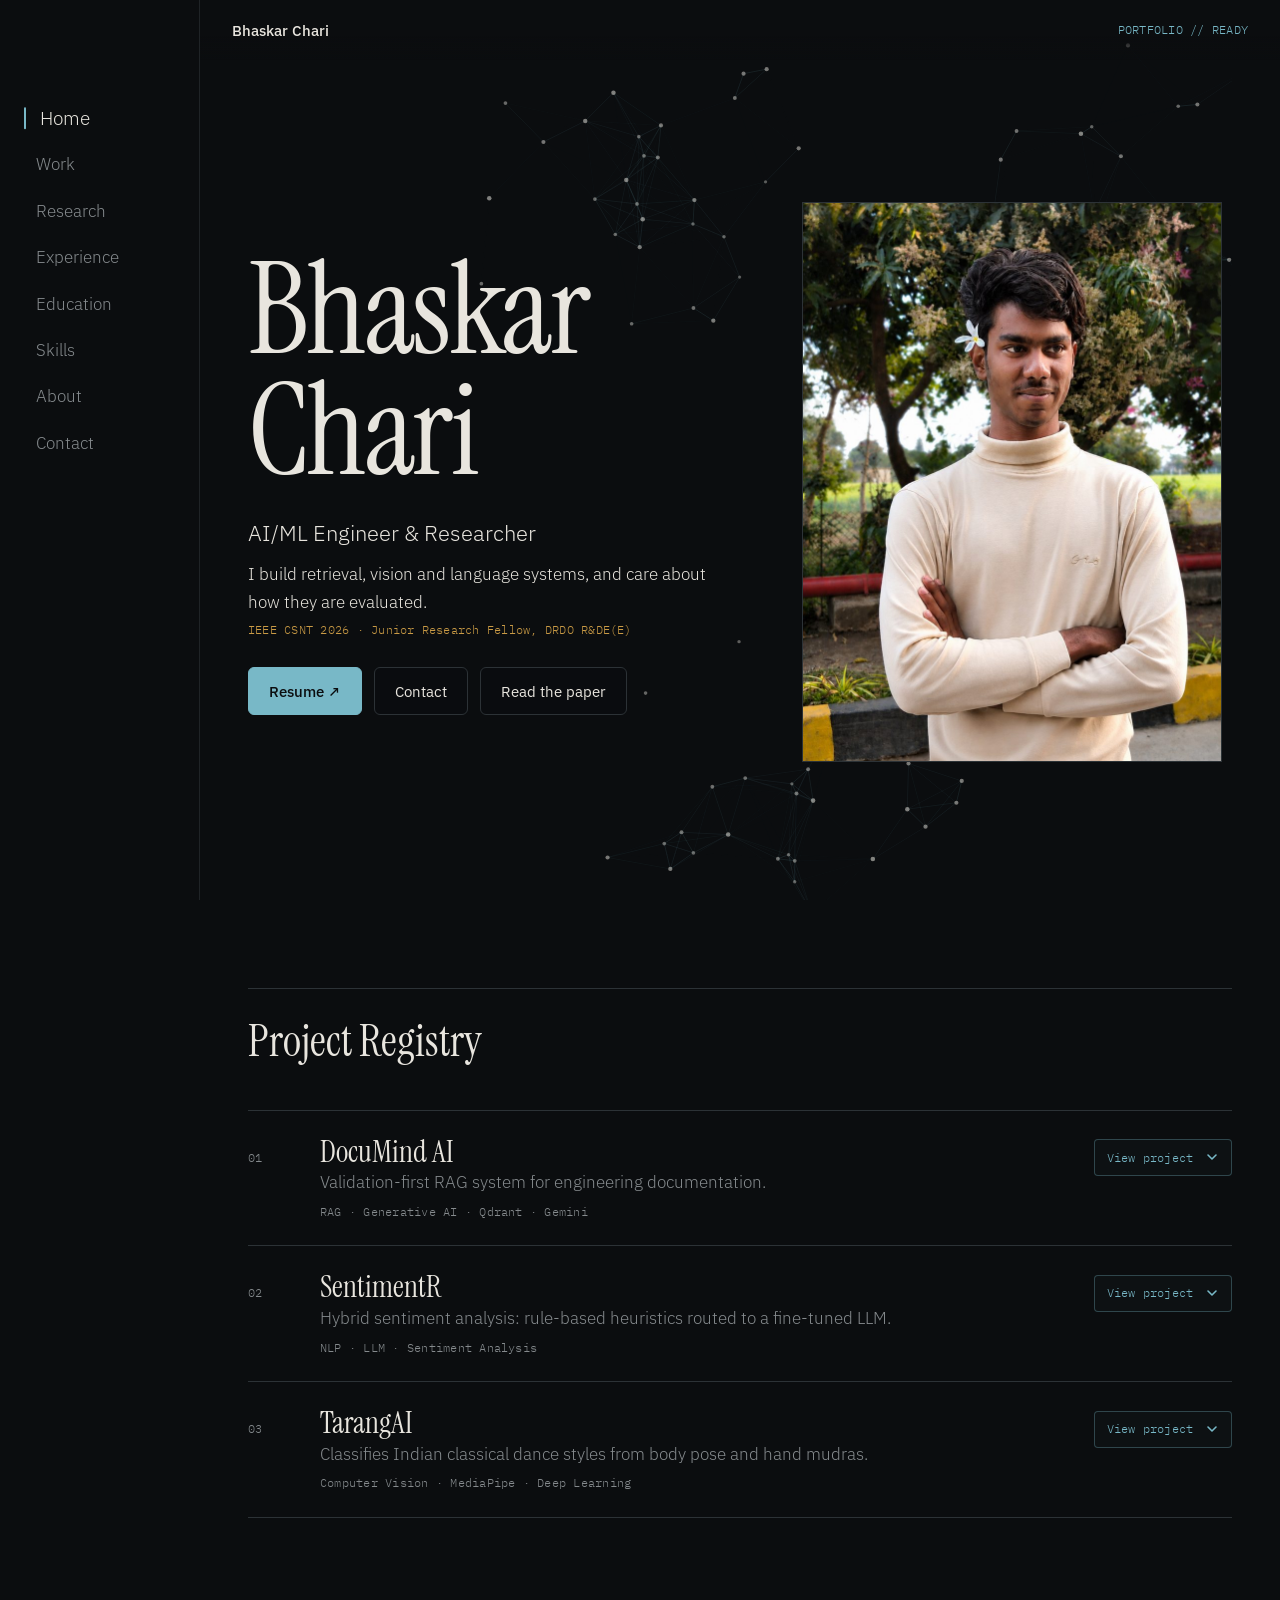
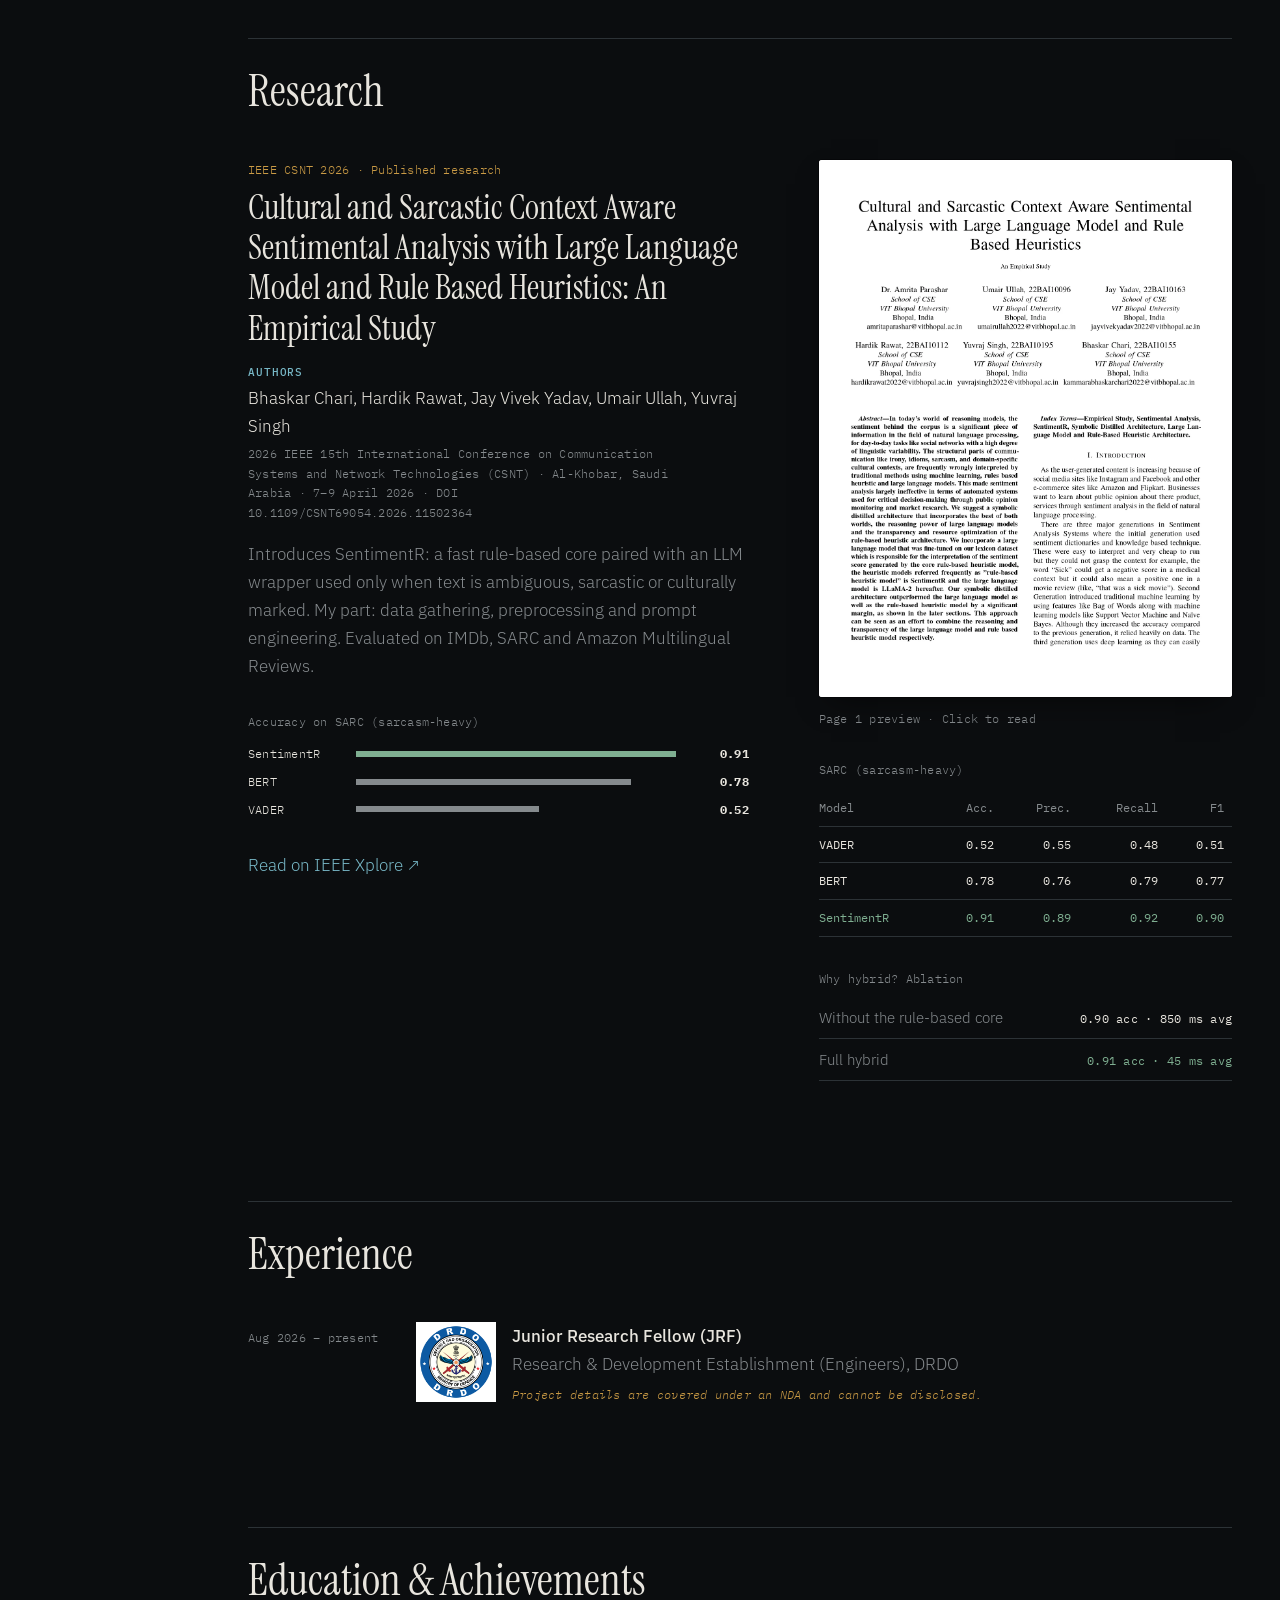
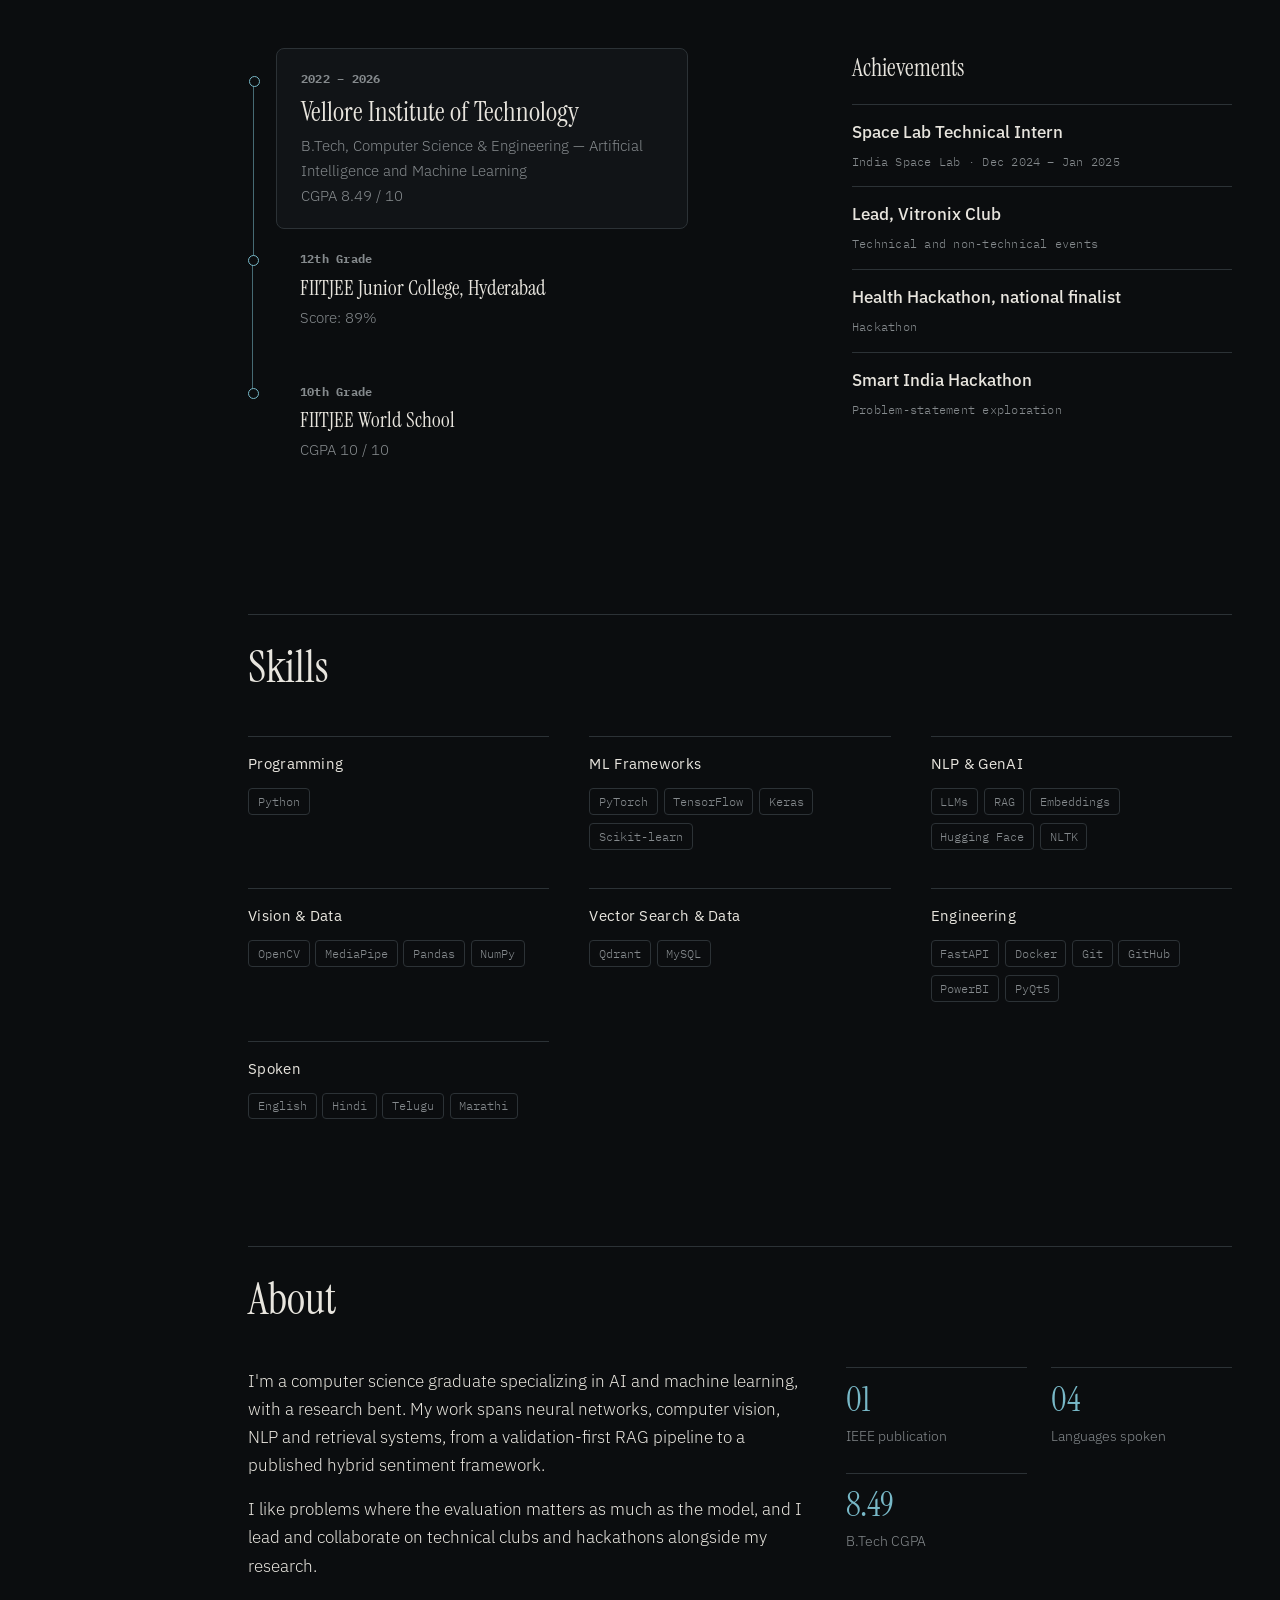
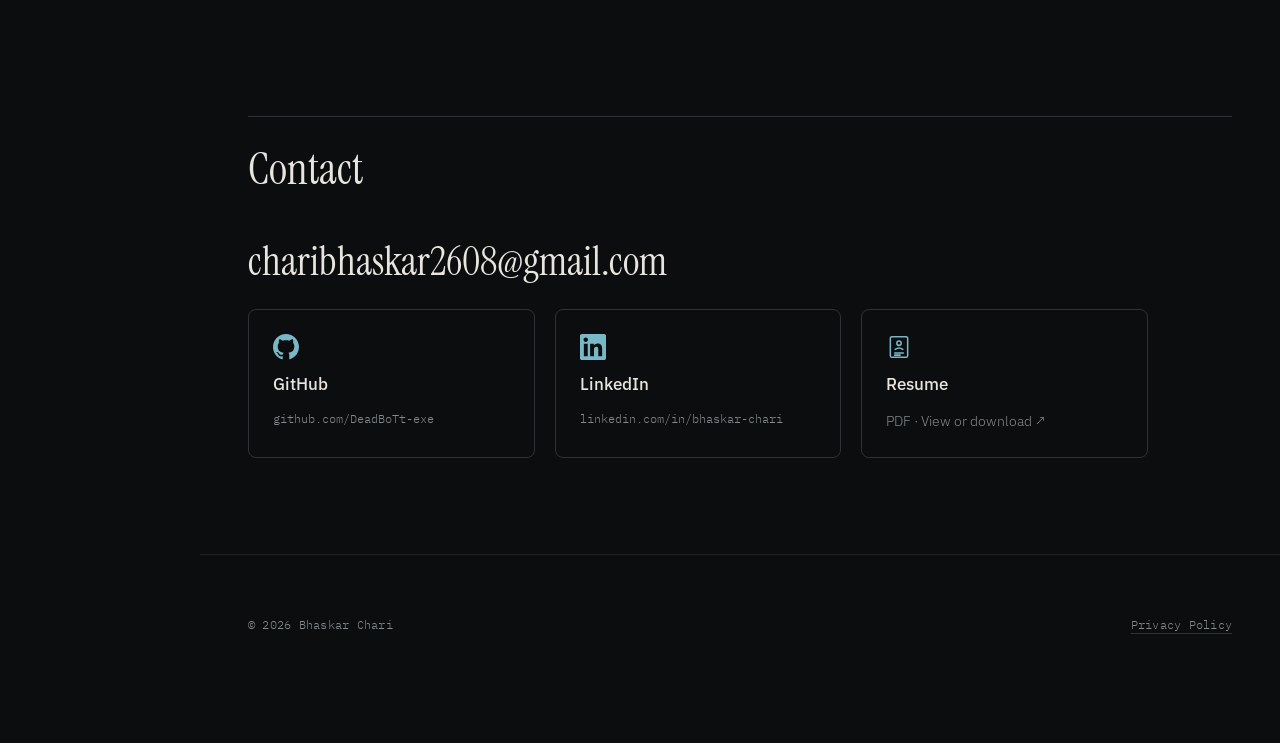
<file: index.html>
<!DOCTYPE html>
<html lang="en">
<head>
<meta charset="UTF-8">
<meta name="viewport" content="width=device-width, initial-scale=1">
<title>Bhaskar Chari — AI/ML Engineer & Researcher</title>
<meta name="description" content="Portfolio of Bhaskar Chari, AI/ML engineer and researcher: RAG systems, computer vision, NLP and applied research.">
<meta name="theme-color" content="#0B0D0F">
<link rel="preconnect" href="https://fonts.googleapis.com">
<link rel="preconnect" href="https://fonts.gstatic.com" crossorigin>
<link href="https://fonts.googleapis.com/css2?family=IBM+Plex+Mono:wght@400;500&family=IBM+Plex+Sans:wght@300;400;500&family=Instrument+Serif:ital@0;1&display=swap" rel="stylesheet">
<link rel="stylesheet" href="assets/css/style.css?v=12">
<link rel="icon" href="favicon.svg" type="image/svg+xml">
<link rel="icon" href="favicon.ico" sizes="48x48">
<link rel="apple-touch-icon" href="apple-touch-icon.png">
</head>
<body>
<a class="skip" href="#main">Skip to content</a>
<header class="top"><span class="brand">Bhaskar Chari</span><span id="status" class="mono" aria-hidden="true">PORTFOLIO // READY</span></header>
<nav class="rail" aria-label="Sections"><ol>
<li><a href="#home" aria-current="true">Home</a></li>
<li><a href="#work">Work</a></li>
<li><a href="#research">Research</a></li>
<li><a href="#experience">Experience</a></li>
<li><a href="#education">Education</a></li>
<li><a href="#skills">Skills</a></li>
<li><a href="#about">About</a></li>
<li><a href="#contact">Contact</a></li>
</ol></nav>
<main id="main">

<section id="home" class="hero" data-n="01">
<canvas id="net" aria-hidden="true"></canvas>
<div class="hero-grid">
<div class="hero-text">
<h1>Bhaskar Chari</h1>
<p class="role">AI/ML Engineer &amp; Researcher</p>
<p class="lede">I build retrieval, vision and language systems, and care about how they are evaluated.</p>
<p class="mono meta">IEEE CSNT 2026 · Junior Research Fellow, DRDO R&amp;DE(E)</p>
<div class="cta">
<a class="btn pri" href="./BhaskarChari_AIMLEngineer_Resume.pdf" target="_blank" rel="noopener">Resume ↗</a>
<a class="btn" href="#contact">Contact</a>
<a class="btn" href="#research">Read the paper</a>
</div>
</div>
<div class="hero-photo"><img src="assets/img/image3.jpg" alt="Portrait of Bhaskar Chari" width="840" height="1120" fetchpriority="high" decoding="async"></div>
</div>
</section>

<section id="work" data-n="02">
<div class="wrap">
<h2>Project Registry</h2>

<article class="rec" id="r1">
<button class="rh" aria-expanded="false" aria-controls="p1">
<span class="id mono">01</span>
<span class="rt"><strong>DocuMind AI</strong><em>Validation-first RAG system for engineering documentation.</em></span>
<span class="tg mono">RAG · Generative AI · Qdrant · Gemini</span>
<span class="ar mono"><span class="ar-label">View project</span><svg class="ar-icon" viewBox="0 0 16 16" aria-hidden="true"><path d="m4 6 4 4 4-4"/></svg></span>
</button>
<div class="rp" id="p1" hidden>
<ol class="pipe" aria-label="DocuMind pipeline">
<li style="--i:0"><span class="mono">Documents</span><small>Engineering documentation in</small></li>
<li style="--i:1"><span class="mono">Chunking</span><small>Split with metadata attached</small></li>
<li style="--i:2"><span class="mono">Embeddings</span><small>all-mpnet-base-v2</small></li>
<li style="--i:3"><span class="mono">Vector search</span><small>Qdrant, HNSW index</small></li>
<li style="--i:4"><span class="mono">Retrieval</span><small>Semantic top matches</small></li>
<li style="--i:5"><span class="mono">Confidence</span><small>0.7 × retrieval + 0.3 × coverage (up to 5 chunks)</small></li>
<li style="--i:6"><span class="mono">Generation</span><small>Gemini, grounded strictly in retrieved context</small></li>
<li style="--i:7"><span class="mono">Validation</span><small>Answer checked before it is returned</small></li>
</ol>
<ul class="notes">
<li>Chose RAG over fine-tuning so the knowledge base can change without retraining.</li>
<li>Pydantic schema validation, async programming, circuit-breaker and observability concepts.</li>
</ul>
<a class="ext" href="https://github.com/DeadBoTt-exe/DocuMind-AI" target="_blank" rel="noopener">Source on GitHub ↗</a>
</div>
</article>

<article class="rec" id="r3">
<button class="rh" aria-expanded="false" aria-controls="p3">
<span class="id mono">02</span>
<span class="rt"><strong>SentimentR</strong><em>Hybrid sentiment analysis: rule-based heuristics routed to a fine-tuned LLM.</em></span>
<span class="tg mono">NLP · LLM · Sentiment Analysis</span>
<span class="ar mono"><span class="ar-label">View project</span><svg class="ar-icon" viewBox="0 0 16 16" aria-hidden="true"><path d="m4 6 4 4 4-4"/></svg></span>
</button>
<div class="rp" id="p3" hidden>
<ol class="pipe" aria-label="SentimentR pipeline">
<li style="--i:0"><span class="mono">Input text</span><small>Review, comment or post</small></li>
<li style="--i:1"><span class="mono">Rule-based scoring</span><small>Enhanced VADER core</small></li>
<li style="--i:2"><span class="mono">Confidence check</span><small>Threshold τ = 0.75</small></li>
<li style="--i:3"><span class="mono">LLM path</span><small>Below threshold: QLoRA fine-tuned LLaMA-2-7b-chat, chain-of-thought</small></li>
<li style="--i:4"><span class="mono">Output</span><small>Sentiment label with confidence score</small></li>
</ol>
<ul class="notes">
<li>Enhanced VADER core handles explicit sentiment; ambiguous, sarcastic or culturally marked text goes to the LLM path.</li>
<li>Python SDK, CLI, FastAPI REST API and Streamlit app.</li>
<li>My part: data gathering, preprocessing and prompt engineering.</li>
</ul>
<a class="ext" href="#research">Read the paper ↓</a>
<a class="ext" href="https://github.com/DeadBoTt-exe/SentimentR" target="_blank" rel="noopener">Source on GitHub ↗</a>
</div>
</article>

<article class="rec" id="r2">
<button class="rh" aria-expanded="false" aria-controls="p2">
<span class="id mono">03</span>
<span class="rt"><strong>TarangAI</strong><em>Classifies Indian classical dance styles from body pose and hand mudras.</em></span>
<span class="tg mono">Computer Vision · MediaPipe · Deep Learning</span>
<span class="ar mono"><span class="ar-label">View project</span><svg class="ar-icon" viewBox="0 0 16 16" aria-hidden="true"><path d="m4 6 4 4 4-4"/></svg></span>
</button>
<div class="rp" id="p2" hidden>
<div class="fig">
<svg id="dancer" viewBox="0 0 320 280" role="img" aria-label="Pose-estimation schematic of a woman dancer in a Bharatanatyam stance: skeleton keypoints with joint-angle arcs over a faint silhouette, and a 21-point hand landmark inset showing a mudra">
<path d="M22 22 V10 H34" stroke="#C99A45" stroke-width="1.2" fill="none"/>
<path d="M188 22 V10 H176" stroke="#C99A45" stroke-width="1.2" fill="none"/>
<path d="M22 256 V268 H34" stroke="#C99A45" stroke-width="1.2" fill="none"/>
<path d="M188 256 V268 H176" stroke="#C99A45" stroke-width="1.2" fill="none"/>
<text x="26" y="22" fill="#C99A45" font-family="IBM Plex Mono,monospace" font-size="7" letter-spacing=".8">POSE</text>
<g stroke="#78B8C7" stroke-opacity=".42" stroke-width="1" fill="none" stroke-linecap="round" stroke-linejoin="round">
<ellipse cx="105" cy="40" rx="9.5" ry="11" transform="rotate(-5 105 40)"/>
<circle cx="95" cy="26" r="5.5"/>
<path d="M96 61 C98 64 100 66 105 66 C110 66 112 64 114 61"/>
<path d="M88 68 C93 80 96 94 94 108 C92 116 90 122 90 130"/><path d="M122 68 C117 80 114 94 116 108 C118 116 120 122 120 130"/>
<path d="M95 130 C80 146 66 162 64 186 C63 208 74 228 84 246"/><path d="M115 130 C130 146 146 162 148 186 C149 208 138 228 126 246"/>
<path d="M91 112 L119 112 C122 150 134 200 138 240 L131 248 L124 241 L117 248 L110 241 L105 248 L100 241 L93 248 L86 241 L79 248 L72 240 C76 200 88 150 91 112 Z"/>
</g>
<path d="M92 115 Q105 121 118 115" stroke="#C99A45" stroke-opacity=".8" stroke-width="1.2" fill="none"/>
<g stroke="#C99A45" stroke-opacity=".3" stroke-width=".7"><path d="M105 124 L86 241"/><path d="M105 124 L105 241"/><path d="M105 124 L124 241"/></g>
<g stroke="#78B8C7" stroke-width="1.4" stroke-linecap="round">
<line x1="105" y1="60" x2="88" y2="68"/>
<line x1="105" y1="60" x2="122" y2="68"/>
<line x1="88" y1="68" x2="62" y2="78"/>
<line x1="62" y1="78" x2="40" y2="68"/>
<line x1="122" y1="68" x2="148" y2="72"/>
<line x1="148" y1="72" x2="168" y2="48"/>
<line x1="88" y1="68" x2="96" y2="128"/>
<line x1="122" y1="68" x2="114" y2="128"/>
<line x1="96" y1="128" x2="114" y2="128"/>
<line x1="96" y1="128" x2="64" y2="186"/>
<line x1="64" y1="186" x2="84" y2="244"/>
<line x1="114" y1="128" x2="146" y2="186"/>
<line x1="146" y1="186" x2="126" y2="244"/>
<line x1="84" y1="244" x2="70" y2="254"/>
<line x1="126" y1="244" x2="140" y2="254"/>
<line x1="105" y1="41" x2="105" y2="60"/>
</g>
<path d="M71.2 172.9 A15 15 0 0 1 68.9 200.2" stroke="#C99A45" stroke-width="1" fill="none"/>
<text x="44" y="184" fill="#C99A45" font-family="IBM Plex Mono,monospace" font-size="8">θ</text>
<path d="M138.8 172.9 A15 15 0 0 0 141.1 200.2" stroke="#C99A45" stroke-width="1" fill="none"/>
<text x="158" y="184" fill="#C99A45" font-family="IBM Plex Mono,monospace" font-size="8">θ</text>
<path d="M74.1 73.3 A13 13 0 0 0 50.2 72.6" stroke="#C99A45" stroke-width="1" fill="none"/>
<text x="58" y="96" fill="#C99A45" font-family="IBM Plex Mono,monospace" font-size="8">θ</text>
<path d="M135.2 70.0 A13 13 0 0 1 156.3 62.0" stroke="#C99A45" stroke-width="1" fill="none"/>
<text x="152" y="88" fill="#C99A45" font-family="IBM Plex Mono,monospace" font-size="8">θ</text>
<g fill="#E8E5DE">
<circle cx="105" cy="41" r="1.7"/>
<circle cx="105" cy="60" r="1.7"/>
<circle cx="88" cy="68" r="1.7"/>
<circle cx="122" cy="68" r="1.7"/>
<circle cx="62" cy="78" r="2.1"/>
<circle cx="148" cy="72" r="2.1"/>
<circle cx="40" cy="68" r="1.7"/>
<circle cx="168" cy="48" r="1.7"/>
<circle cx="96" cy="128" r="1.7"/>
<circle cx="114" cy="128" r="1.7"/>
<circle cx="64" cy="186" r="2.1"/>
<circle cx="146" cy="186" r="2.1"/>
<circle cx="84" cy="244" r="1.7"/>
<circle cx="126" cy="244" r="1.7"/>
<circle cx="70" cy="254" r="1.7"/>
<circle cx="140" cy="254" r="1.7"/>
</g>
<circle cx="105" cy="41" r="1.2" fill="#C99A45"/>
<rect x="206" y="150" width="104" height="112" rx="6" fill="#0B0D0F" stroke="#2C3236" stroke-width="1"/>
<path d="M172 50 C190 70 200 110 258.0 150" stroke="#C99A45" stroke-opacity=".6" stroke-width="1" stroke-dasharray="2 3" fill="none"/>
<text x="214" y="163" fill="#C99A45" font-family="IBM Plex Mono,monospace" font-size="7" letter-spacing=".8">HAND · 21</text>
<g stroke="#7FAF91" stroke-width="1" stroke-linecap="round" fill="none">
<line x1="258.0" y1="248.0" x2="249.0" y2="240.0"/>
<line x1="249.0" y1="240.0" x2="240.8" y2="232.6"/>
<line x1="240.8" y1="232.6" x2="234.1" y2="226.6"/>
<line x1="234.1" y1="226.6" x2="228.2" y2="221.3"/>
<line x1="249.0" y1="218.0" x2="246.7" y2="205.2"/>
<line x1="246.7" y1="205.2" x2="245.0" y2="195.3"/>
<line x1="245.0" y1="195.3" x2="243.4" y2="186.5"/>
<line x1="255.0" y1="215.0" x2="255.0" y2="200.0"/>
<line x1="255.0" y1="200.0" x2="255.0" y2="189.0"/>
<line x1="255.0" y1="189.0" x2="255.0" y2="180.0"/>
<line x1="262.0" y1="217.0" x2="264.0" y2="204.2"/>
<line x1="264.0" y1="204.2" x2="265.6" y2="194.3"/>
<line x1="265.6" y1="194.3" x2="267.0" y2="185.4"/>
<line x1="268.0" y1="222.0" x2="271.8" y2="211.7"/>
<line x1="271.8" y1="211.7" x2="274.5" y2="204.1"/>
<line x1="274.5" y1="204.1" x2="276.9" y2="197.6"/>
<line x1="258.0" y1="248.0" x2="249.0" y2="218.0"/>
<line x1="249.0" y1="218.0" x2="255.0" y2="215.0"/>
<line x1="255.0" y1="215.0" x2="262.0" y2="217.0"/>
<line x1="262.0" y1="217.0" x2="268.0" y2="222.0"/>
<line x1="258.0" y1="248.0" x2="268.0" y2="222.0"/>
</g>
<g fill="#7FAF91">
<circle cx="258.0" cy="248.0" r="1.8"/>
<circle cx="249.0" cy="240.0" r="1.3"/>
<circle cx="240.8" cy="232.6" r="1.3"/>
<circle cx="234.1" cy="226.6" r="1.3"/>
<circle cx="228.2" cy="221.3" r="1.8"/>
<circle cx="249.0" cy="218.0" r="1.3"/>
<circle cx="246.7" cy="205.2" r="1.3"/>
<circle cx="245.0" cy="195.3" r="1.3"/>
<circle cx="243.4" cy="186.5" r="1.8"/>
<circle cx="255.0" cy="215.0" r="1.3"/>
<circle cx="255.0" cy="200.0" r="1.3"/>
<circle cx="255.0" cy="189.0" r="1.3"/>
<circle cx="255.0" cy="180.0" r="1.8"/>
<circle cx="262.0" cy="217.0" r="1.3"/>
<circle cx="264.0" cy="204.2" r="1.3"/>
<circle cx="265.6" cy="194.3" r="1.3"/>
<circle cx="267.0" cy="185.4" r="1.8"/>
<circle cx="268.0" cy="222.0" r="1.3"/>
<circle cx="271.8" cy="211.7" r="1.3"/>
<circle cx="274.5" cy="204.1" r="1.3"/>
<circle cx="276.9" cy="197.6" r="1.8"/>
</g>
</svg>
<p class="cap mono">Illustrative pose schematic, not model output.</p>
</div>
<ol class="pipe" aria-label="TarangAI pipeline">
<li style="--i:0"><span class="mono">Video / image input</span><small>Recorded dance performance frames</small></li>
<li style="--i:1"><span class="mono">Pose extraction</span><small>MediaPipe body landmarks</small></li>
<li style="--i:2"><span class="mono">Hand landmarks</span><small>21 points per hand, for mudra detail</small></li>
<li style="--i:3"><span class="mono">Feature engineering</span><small>Joint angles and relative positions</small></li>
<li style="--i:4"><span class="mono">Classification</span><small>Deep learning model trained on the labelled dataset</small></li>
<li style="--i:5"><span class="mono">Output</span><small>Predicted dance style and mudra</small></li>
</ol>
<ul class="notes">
<li>Built with a teammate; the repository is forked into my account. My part: data gathering, dataset preparation and model training.</li>
<li>Recognizes dance style from body pose together with hand mudras.</li>
</ul>
<a class="ext" href="https://github.com/DeadBoTt-exe/TarangAI" target="_blank" rel="noopener">Source on GitHub ↗</a>
</div>
</article>
</div>
</section>

<section id="research" data-n="03">
<div class="wrap">
<h2>Research</h2>
<article class="paper">
<div class="paper-main">
<p class="mono meta">IEEE CSNT 2026 · Published research</p>
<h3>Cultural and Sarcastic Context Aware Sentimental Analysis with Large Language Model and Rule Based Heuristics: An Empirical Study</h3>
<p class="authors"><span class="author-label">Authors</span>Bhaskar Chari, Hardik Rawat, Jay Vivek Yadav, Umair Ullah, Yuvraj Singh</p>

<p class="mono cite">2026 IEEE 15th International Conference on Communication Systems and Network Technologies (CSNT) · Al-Khobar, Saudi Arabia · 7–9 April 2026 · DOI 10.1109/CSNT69054.2026.11502364</p>
<p class="body">Introduces SentimentR: a fast rule-based core paired with an LLM wrapper used only when text is ambiguous, sarcastic or culturally marked. My part: data gathering, preprocessing and prompt engineering. Evaluated on IMDb, SARC and Amazon Multilingual Reviews.</p>
<figure class="bars">
<figcaption class="mono">Accuracy on SARC (sarcasm-heavy)</figcaption>
<div class="bar"><span class="mono">SentimentR</span><i style="--w:91%"></i><b class="mono">0.91</b></div>
<div class="bar"><span class="mono">BERT</span><i style="--w:78%"></i><b class="mono">0.78</b></div>
<div class="bar"><span class="mono">VADER</span><i style="--w:52%"></i><b class="mono">0.52</b></div>
</figure>
<a class="ext" href="https://ieeexplore.ieee.org/document/11502364" target="_blank" rel="noopener">Read on IEEE Xplore ↗</a>
</div>
<div class="paper-side">
<button class="paper-thumb" id="paperOpen" type="button" aria-haspopup="dialog" aria-controls="paperDialog">
<span class="pg"><picture><source srcset="assets/img/1.webp" type="image/webp"><img src="assets/img/1.jpg" alt="First page of the SentimentR paper" loading="lazy" decoding="async"></picture></span>
<span class="pg-cap mono">Page 1 preview · Click to read</span>
</button>
<div class="tablewrap"><table class="res">
<caption class="mono">SARC (sarcasm-heavy)</caption>
<thead><tr><th>Model</th><th>Acc.</th><th>Prec.</th><th>Recall</th><th>F1</th></tr></thead>
<tbody>
<tr><td>VADER</td><td>0.52</td><td>0.55</td><td>0.48</td><td>0.51</td></tr>
<tr><td>BERT</td><td>0.78</td><td>0.76</td><td>0.79</td><td>0.77</td></tr>
<tr><td>SentimentR</td><td>0.91</td><td>0.89</td><td>0.92</td><td>0.90</td></tr>
</tbody></table></div>
<figure class="abl">
<figcaption class="mono">Why hybrid? Ablation</figcaption>
<div><span>Without the rule-based core</span><b class="mono">0.90 acc · 850 ms avg</b></div>
<div><span>Full hybrid</span><b class="mono">0.91 acc · 45 ms avg</b></div>
</figure>
</div>
</article>
</div>
</section>

<section id="experience" data-n="04">
<div class="wrap">
<h2>Experience</h2>
<dl class="log">
<dt class="mono">Aug 2026 – present</dt>
<dd class="drdo">
<img class="orglogo" src="assets/img/drdo_logo.png" alt="DRDO — Defence Research and Development Organisation" width="80" height="80" loading="lazy" onerror="this.style.display='none'">
<div>
<strong>Junior Research Fellow (JRF)</strong>
<span class="org">Research &amp; Development Establishment (Engineers), DRDO</span>
<span class="nda mono">Project details are covered under an NDA and cannot be disclosed.</span>
</div>
</dd>
</dl>
</div>
</section>

<section id="education" data-n="05">
<div class="wrap">
<h2>Education &amp; Achievements</h2>
<div class="edu-grid">
<ol class="road" aria-label="Academic timeline">
<li class="primary" style="--i:0">
<b class="mono">2022 – 2026</b>
<strong>Vellore Institute of Technology</strong>
<span>B.Tech, Computer Science &amp; Engineering — Artificial Intelligence and Machine Learning</span>
<span>CGPA 8.49 / 10</span>
</li>
<li style="--i:1">
<b class="mono">12th Grade</b>
<strong>FIITJEE Junior College, Hyderabad</strong>
<span>Score: 89%</span>
</li>
<li style="--i:2">
<b class="mono">10th Grade</b>
<strong>FIITJEE World School</strong>
<span>CGPA 10 / 10</span>
</li>
</ol>
<div class="ach">
<h3>Achievements</h3>
<ul class="ach-list">
<li><strong>Space Lab Technical Intern</strong><span class="mono">India Space Lab · Dec 2024 – Jan 2025</span></li>
<li><strong>Lead, Vitronix Club</strong><span class="mono">Technical and non-technical events</span></li>
<li><strong>Health Hackathon, national finalist</strong><span class="mono">Hackathon</span></li>
<li><strong>Smart India Hackathon</strong><span class="mono">Problem-statement exploration</span></li>
</ul>
</div>
</div>
</div>
</section>

<section id="skills" data-n="06">
<div class="wrap">
<h2>Skills</h2>
<div class="skillgrid">
<div class="scard"><h3>Programming</h3><p><span class="chip">Python</span></p></div>
<div class="scard"><h3>ML Frameworks</h3><p><span class="chip">PyTorch</span><span class="chip">TensorFlow</span><span class="chip">Keras</span><span class="chip">Scikit-learn</span></p></div>
<div class="scard"><h3>NLP &amp; GenAI</h3><p><span class="chip">LLMs</span><span class="chip">RAG</span><span class="chip">Embeddings</span><span class="chip">Hugging Face</span><span class="chip">NLTK</span></p></div>
<div class="scard"><h3>Vision &amp; Data</h3><p><span class="chip">OpenCV</span><span class="chip">MediaPipe</span><span class="chip">Pandas</span><span class="chip">NumPy</span></p></div>
<div class="scard"><h3>Vector Search &amp; Data</h3><p><span class="chip">Qdrant</span><span class="chip">MySQL</span></p></div>
<div class="scard"><h3>Engineering</h3><p><span class="chip">FastAPI</span><span class="chip">Docker</span><span class="chip">Git</span><span class="chip">GitHub</span><span class="chip">PowerBI</span><span class="chip">PyQt5</span></p></div>
<div class="scard"><h3>Spoken</h3><p><span class="chip">English</span><span class="chip">Hindi</span><span class="chip">Telugu</span><span class="chip">Marathi</span></p></div>
</div>
</div>
</section>

<section id="about" data-n="07">
<div class="wrap">
<h2>About</h2>
<div class="about-grid">
<div class="prose">
<p>I'm a computer science graduate specializing in AI and machine learning, with a research bent. My work spans neural networks, computer vision, NLP and retrieval systems, from a validation-first RAG pipeline to a published hybrid sentiment framework.</p>
<p>I like problems where the evaluation matters as much as the model, and I lead and collaborate on technical clubs and hackathons alongside my research.</p>
</div>
<div class="facts">
<div><b>01</b><span>IEEE publication</span></div>
<div><b>04</b><span>Languages spoken</span></div>
<div><b>8.49</b><span>B.Tech CGPA</span></div>
</div>
</div>
</div>
</section>

<section id="contact" data-n="08">
<div class="wrap">
<h2>Contact</h2>
<p class="mail"><a href="mailto:charibhaskar2608@gmail.com">charibhaskar2608@gmail.com</a></p>
<div class="ctiles">
<a class="ctile" href="https://github.com/DeadBoTt-exe" target="_blank" rel="noopener">
<svg class="icon" viewBox="0 0 16 16" aria-hidden="true"><path fill="currentColor" d="M8 0C3.58 0 0 3.58 0 8c0 3.54 2.29 6.53 5.47 7.59.4.07.55-.17.55-.38 0-.19-.01-.82-.01-1.49-2.01.37-2.53-.49-2.69-.94-.09-.23-.48-.94-.82-1.13-.28-.15-.68-.52-.01-.53.63-.01 1.08.58 1.23.82.72 1.21 1.87.87 2.33.66.07-.52.28-.87.51-1.07-1.78-.2-3.64-.89-3.64-3.95 0-.87.31-1.59.82-2.15-.08-.2-.36-1.02.08-2.12 0 0 .67-.21 2.2.82.64-.18 1.32-.27 2-.27s1.36.09 2 .27c1.53-1.04 2.2-.82 2.2-.82.44 1.1.16 1.92.08 2.12.51.56.82 1.27.82 2.15 0 3.07-1.87 3.75-3.65 3.95.29.25.54.73.54 1.48 0 1.07-.01 1.93-.01 2.2 0 .21.15.46.55.38A8.013 8.013 0 0 0 16 8c0-4.42-3.58-8-8-8z"/></svg>
<b>GitHub</b><span class="url">github.com/DeadBoTt-exe</span>
</a>
<a class="ctile" href="https://linkedin.com/in/bhaskar-chari" target="_blank" rel="noopener">
<svg class="icon" viewBox="0 0 24 24" aria-hidden="true"><path fill="currentColor" d="M20.447 20.452h-3.554v-5.569c0-1.328-.027-3.037-1.852-3.037-1.853 0-2.136 1.445-2.136 2.939v5.667H9.351V9h3.414v1.561h.046c.477-.9 1.637-1.85 3.37-1.85 3.601 0 4.267 2.37 4.267 5.455v6.286zM5.337 7.433c-1.144 0-2.063-.926-2.063-2.065 0-1.138.92-2.063 2.063-2.063 1.14 0 2.064.925 2.064 2.063 0 1.139-.925 2.065-2.064 2.065zm1.782 13.019H3.555V9h3.564v11.452zM22.225 0H1.771C.792 0 0 .774 0 1.729v20.542C0 23.227.792 24 1.771 24h20.451C23.2 24 24 23.227 24 22.271V1.729C24 .774 23.2 0 22.222 0h.003z"/></svg>
<b>LinkedIn</b><span class="url">linkedin.com/in/bhaskar-chari</span>
</a>
<a class="ctile" href="./BhaskarChari_AIMLEngineer_Resume.pdf" target="_blank" rel="noopener">
<svg class="icon" viewBox="0 0 24 24" aria-hidden="true" fill="none" stroke="currentColor" stroke-width="1.4" stroke-linecap="round" stroke-linejoin="round"><rect x="4" y="2.5" width="16" height="19" rx="1.5"/><circle cx="12" cy="8.5" r="2"/><path d="M8.5 14.2Q12 11.6 15.5 14.2"/><path d="M8 17.5h8M8 19.5h5"/></svg>
<b>Resume</b><span>PDF · View or download ↗</span>
</a>
</div>
</div>
</section>
</main>

<footer class="foot mono"><span>© 2026 Bhaskar Chari</span><a href="privacy.html">Privacy Policy</a></footer>

<dialog id="paperDialog" aria-label="Paper preview">
<button id="paperClose" class="dlgclose" type="button" aria-label="Close preview">&times;</button>
<span class="pgs lg">
<span class="pg"><picture><source srcset="assets/img/1.webp" type="image/webp"><img src="assets/img/1.jpg" alt="Page 1 of the SentimentR paper" loading="lazy" decoding="async"></picture></span>
<span class="pg"><picture><source srcset="assets/img/2.webp" type="image/webp"><img src="assets/img/2.jpg" alt="Page 2 of the SentimentR paper" loading="lazy" decoding="async"></picture></span>
</span>
<a class="ext readmore" href="https://ieeexplore.ieee.org/document/11502364" target="_blank" rel="noopener">Read more on IEEE Xplore ↗</a>
</dialog>

<script src="assets/js/script.js?v=10"></script>
</body>
</html>
</file>
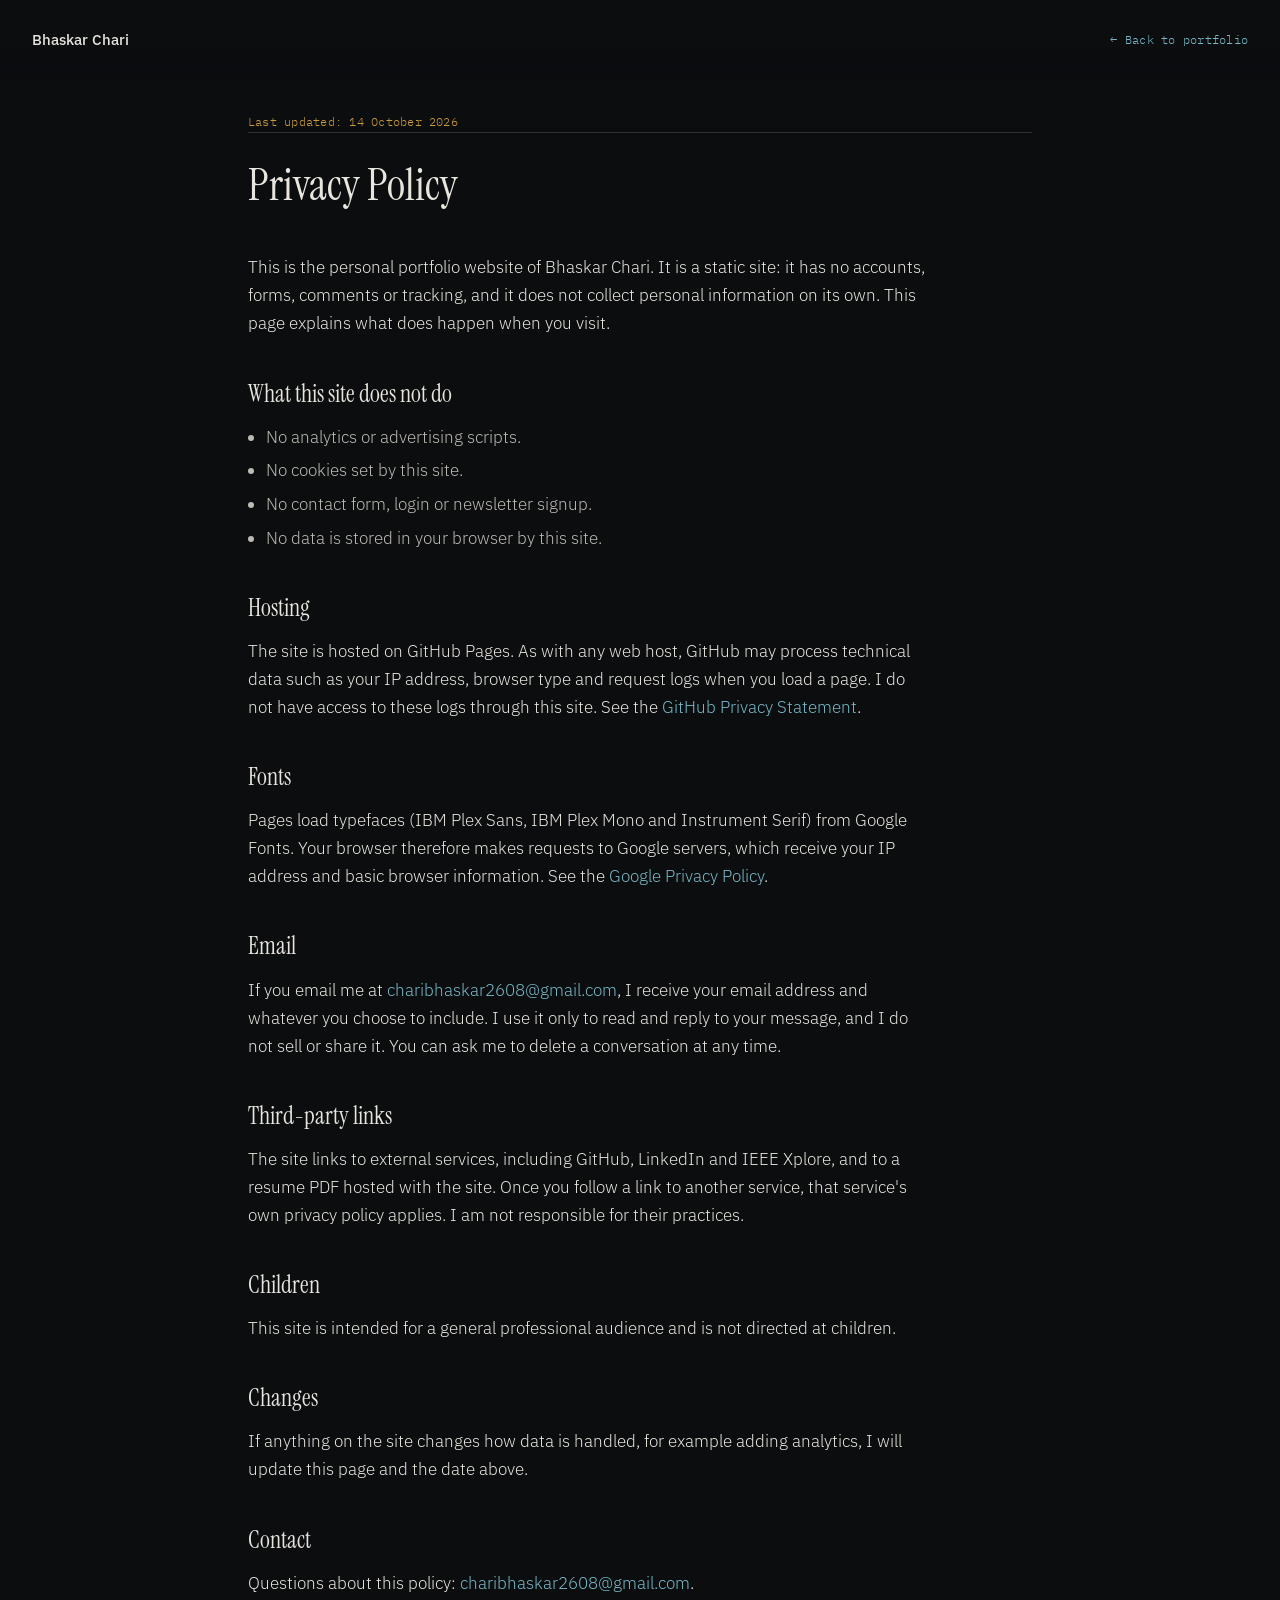
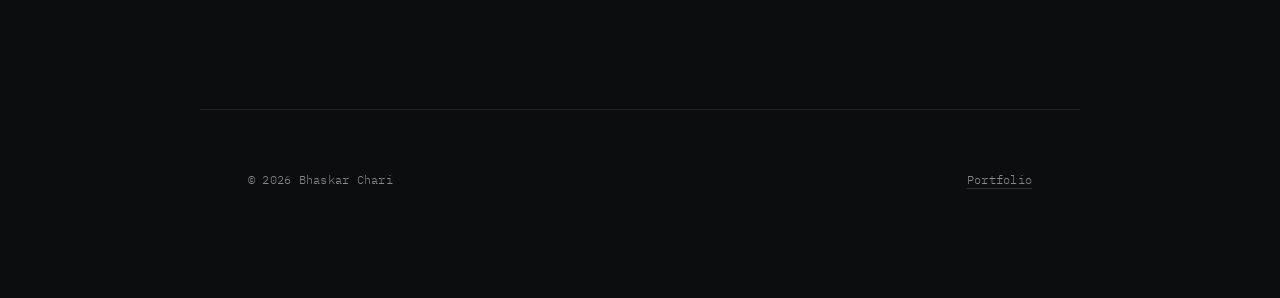
<file: privacy.html>
<!DOCTYPE html>
<html lang="en">
<head>
<meta charset="UTF-8">
<meta name="viewport" content="width=device-width, initial-scale=1">
<title>Privacy Policy — Bhaskar Chari</title>
<meta name="description" content="Privacy policy for the portfolio website of Bhaskar Chari.">
<meta name="theme-color" content="#0B0D0F">
<link rel="icon" href="favicon.svg" type="image/svg+xml">
<link rel="icon" href="favicon.ico" sizes="48x48">
<link rel="apple-touch-icon" href="apple-touch-icon.png">
<link rel="preconnect" href="https://fonts.googleapis.com">
<link rel="preconnect" href="https://fonts.gstatic.com" crossorigin>
<link href="https://fonts.googleapis.com/css2?family=IBM+Plex+Mono:wght@400;500&family=IBM+Plex+Sans:wght@300;400;500&family=Instrument+Serif:ital@0;1&display=swap" rel="stylesheet">
<link rel="stylesheet" href="assets/css/style.css?v=12">
</head>
<body class="plain">
<a class="skip" href="#main">Skip to content</a>
<header class="top"><a class="brand" href="./">Bhaskar Chari</a><a class="mono back" href="./">← Back to portfolio</a></header>
<main id="main">
<section class="legal">
<div class="wrap">
<p class="mono meta">Last updated: 14 October 2026</p>
<h1>Privacy Policy</h1>
<div class="prose">
<p>This is the personal portfolio website of Bhaskar Chari. It is a static site: it has no accounts, forms, comments or tracking, and it does not collect personal information on its own. This page explains what does happen when you visit.</p>

<h2>What this site does not do</h2>
<ul>
<li>No analytics or advertising scripts.</li>
<li>No cookies set by this site.</li>
<li>No contact form, login or newsletter signup.</li>
<li>No data is stored in your browser by this site.</li>
</ul>

<h2>Hosting</h2>
<p>The site is hosted on GitHub Pages. As with any web host, GitHub may process technical data such as your IP address, browser type and request logs when you load a page. I do not have access to these logs through this site. See the <a class="ext" href="https://docs.github.com/en/site-policy/privacy-policies/github-general-privacy-statement" target="_blank" rel="noopener">GitHub Privacy Statement</a>.</p>

<h2>Fonts</h2>
<p>Pages load typefaces (IBM Plex Sans, IBM Plex Mono and Instrument Serif) from Google Fonts. Your browser therefore makes requests to Google servers, which receive your IP address and basic browser information. See the <a class="ext" href="https://policies.google.com/privacy" target="_blank" rel="noopener">Google Privacy Policy</a>.</p>

<h2>Email</h2>
<p>If you email me at <a class="ext" href="mailto:charibhaskar2608@gmail.com">charibhaskar2608@gmail.com</a>, I receive your email address and whatever you choose to include. I use it only to read and reply to your message, and I do not sell or share it. You can ask me to delete a conversation at any time.</p>

<h2>Third-party links</h2>
<p>The site links to external services, including GitHub, LinkedIn and IEEE Xplore, and to a resume PDF hosted with the site. Once you follow a link to another service, that service's own privacy policy applies. I am not responsible for their practices.</p>

<h2>Children</h2>
<p>This site is intended for a general professional audience and is not directed at children.</p>

<h2>Changes</h2>
<p>If anything on the site changes how data is handled, for example adding analytics, I will update this page and the date above.</p>

<h2>Contact</h2>
<p>Questions about this policy: <a class="ext" href="mailto:charibhaskar2608@gmail.com">charibhaskar2608@gmail.com</a>.</p>
</div>
</div>
</section>
</main>
<footer class="foot mono"><span>© 2026 Bhaskar Chari</span><a href="./">Portfolio</a></footer>
</body>
</html>
</file>
<file: assets/css/style.css>
:root{--bg:#0B0D0F;--tx:#E8E5DE;--mu:#858A8D;--cy:#78B8C7;--gr:#7FAF91;--am:#C99A45;--ln:#1F2326;--ln2:#2C3236;--rail:200px}
*{box-sizing:border-box}html{scroll-behavior:smooth}
body{margin:0;background:var(--bg);color:var(--tx);font:300 1.0625rem/1.65 'IBM Plex Sans',system-ui,sans-serif;-webkit-font-smoothing:antialiased;overflow-x:hidden}
a{color:inherit;text-decoration:none}
.mono{font-family:'IBM Plex Mono',ui-monospace,monospace;font-size:.75rem;letter-spacing:.02em}
h1,h2,h3{font-family:'Instrument Serif',Georgia,serif;font-weight:400;margin:0}
:focus-visible{outline:2px solid var(--cy);outline-offset:3px}
.skip{position:absolute;left:-999px}.skip:focus{left:1rem;top:1rem;background:var(--bg);padding:.5rem 1rem;z-index:99}
.top{position:fixed;inset:0 0 auto 0;z-index:20;display:flex;justify-content:space-between;align-items:center;padding:.9rem 1.25rem;background:linear-gradient(var(--bg) 60%,transparent)}
.brand{font-size:.95rem;font-weight:500}#status{color:var(--cy)}
.rail{position:fixed;z-index:19;top:3.2rem;left:0;right:0;overflow-x:auto;padding:0 1.25rem;background:var(--bg);border-bottom:1px solid var(--ln)}
.rail ol{list-style:none;margin:0;padding:0;display:flex;gap:1.25rem;white-space:nowrap}
.rail a{display:flex;align-items:center;min-height:44px;padding:0;color:var(--mu);transition:color .25s,transform .35s cubic-bezier(.2,.7,.2,1)}
.rail a:hover,.rail a[aria-current]{color:var(--tx)}

main{padding:0 1.25rem;max-width:100vw}
section{position:relative;padding:5.5rem 0 2rem;scroll-margin-top:6rem}
section::before{display:none!important}
.wrap{max-width:1200px}
h2{font-size:clamp(2rem,4vw,2.75rem);margin-bottom:2rem;border-top:1px solid var(--ln2);padding-top:1rem}

.hero{min-height:100svh;padding-top:9rem;display:flex;align-items:center}
#net{position:absolute;inset:0;width:100%;height:100%;opacity:.9}
.hero-grid{position:relative;z-index:1;display:grid;grid-template-columns:1fr;gap:2.5rem;width:100%}
.hero-text{max-width:640px}
.hero-photo{display:none}
.hero-photo img{display:block;width:100%;max-width:420px;height:auto;margin:0 auto;aspect-ratio:3/4;object-fit:cover;border:1px solid var(--ln2)}
h1{font-size:clamp(3.4rem,11vw,8rem);line-height:.95;letter-spacing:-.02em}
.role{font-size:1.35rem;margin:1.5rem 0 .5rem}.lede{color:var(--tx);margin:0 0 .25rem;max-width:46ch}
.focus{color:var(--mu);margin:0 0 1.5rem}.meta{color:var(--am);margin:0}

/* hero actions */
.cta{display:flex;flex-wrap:wrap;gap:.75rem;margin-top:1.75rem}
.btn{display:inline-block;padding:.65rem 1.25rem;border:1px solid var(--ln2);border-radius:6px;font-size:.95rem;font-weight:400;background:rgba(11,13,15,.6);transition:border-color .2s,background .2s,color .2s}
.btn:hover{border-color:var(--cy)}
.btn.pri{background:var(--cy);border-color:var(--cy);color:#0B0D0F;font-weight:500}
.btn.pri:hover{background:var(--tx);border-color:var(--tx)}

/* project records */
.rec{border-top:1px solid var(--ln2)}.rec:last-child{border-bottom:1px solid var(--ln2)}
.rh{all:unset;box-sizing:border-box;cursor:pointer;width:100%;display:grid;grid-template-columns:2.5rem 1fr;gap:.35rem 1rem;padding:1.5rem 0;transition:background .25s}
.rh:focus-visible{outline:2px solid var(--cy);outline-offset:2px}
.id{color:var(--mu);grid-row:span 3}
.rt{max-width:72ch}.rt strong{display:block;font:400 1.9rem/1.1 'Instrument Serif',serif}.rt em{font-style:normal;color:var(--mu)}
.tg{color:var(--mu);transition:color .25s;max-width:72ch}.ar{color:var(--cy);transition:transform .25s}
.rec:hover .tg,.rh:focus-visible .tg{color:var(--tx)}
.rec:hover{border-top-color:var(--cy)}
.rp{padding:0 0 2rem 3.5rem}
.rp[hidden]{display:none!important}
.notes{margin:1.5rem 0;padding-left:1.1rem;color:#bdbab3;max-width:62ch}.notes li{margin:.4rem 0}
.ext{display:inline-block;margin:0 1.5rem .5rem 0;color:var(--cy);border-bottom:1px solid transparent}.ext:hover{border-color:var(--cy)}

.pipe{list-style:none;margin:0 0 1.5rem;padding:0 0 0 1.5rem;position:relative;max-width:520px}
.pipe li{position:relative;display:grid;grid-template-columns:minmax(9rem,.42fr) 1fr;align-items:start;gap:.2rem 1rem;padding:0 0 1.1rem;opacity:.2;transform:translateY(6px);transition:opacity .5s,transform .5s;transition-delay:calc(var(--i)*110ms)}
.pipe li::before{content:"";position:absolute;z-index:1;left:-1.5rem;top:.26rem;width:7px;height:7px;border:1px solid var(--cy);border-radius:50%;background:var(--bg)}
.pipe li::after{content:"";position:absolute;z-index:0;left:calc(-1.5rem + 3px);top:.26rem;bottom:-.26rem;width:1px;background:var(--ln2)}
.pipe li:last-child::after{display:none}
.pipe li span{display:block;color:var(--tx);font-size:.8rem;line-height:1.3}.pipe small{color:var(--mu);font-size:.9rem;line-height:1.4}
.pipe.on li{opacity:1;transform:none}

/* TarangAI schematic: single static inline figure, no hover effects */
.fig{max-width:380px;margin-bottom:1.5rem}
#dancer{width:100%;height:auto;overflow:visible;display:block}
.cap{color:var(--mu);margin:.5rem 0 0}

/* research */
.paper{display:grid;gap:2rem}
.paper h3{font-size:clamp(1.5rem,3vw,2.1rem);line-height:1.2;max-width:34ch;margin:.5rem 0 1rem}
.authors{margin:0}.author-label{display:block;color:var(--cy);font:500 .7rem 'IBM Plex Mono',monospace;letter-spacing:.08em;text-transform:uppercase;margin-bottom:.3rem}.body{color:var(--mu);max-width:62ch}
.cite{color:var(--mu);max-width:62ch;margin:.25rem 0 1rem}
.bars{margin:2rem 0;max-width:520px}.bars figcaption{color:var(--mu);margin-bottom:.75rem}
.bar{display:grid;grid-template-columns:6rem 1fr 3rem;align-items:center;gap:.75rem;margin:.5rem 0}
.bar i{display:block;height:6px;width:var(--w);background:var(--mu);transform-origin:left;transition:transform .9s cubic-bezier(.2,.7,.2,1)}
.bar:first-of-type i{background:var(--gr)}
.bars:not(.on) i{transform:scaleX(0)}

.paper-side{display:grid;gap:2rem;align-content:start}
.tablewrap{overflow-x:auto;max-width:460px}
.res{border-collapse:collapse;width:100%;font-family:'IBM Plex Mono',ui-monospace,monospace;font-size:.75rem;font-variant-numeric:tabular-nums}
.res caption{text-align:left;color:var(--mu);padding-bottom:.6rem}
.res th,.res td{text-align:right;padding:.5rem .5rem;border-bottom:1px solid var(--ln2);font-weight:400}
.res th:first-child,.res td:first-child{text-align:left;padding-left:0}
.res th{color:var(--mu)}
.res td{color:var(--tx)}
.res tbody tr:last-child td{color:var(--gr)}
.abl{margin:0;max-width:460px}
.abl figcaption{color:var(--mu);margin-bottom:.5rem}
.abl div{display:flex;justify-content:space-between;align-items:baseline;gap:1rem;border-bottom:1px solid var(--ln2);padding:.5rem 0}
.abl span{color:var(--mu);font-size:.95rem}
.abl b{font-weight:400;color:var(--tx);white-space:nowrap}
.abl div:last-child b{color:var(--gr)}

.paper-thumb{all:unset;cursor:pointer;display:block;width:100%;max-width:460px}
.pgs{display:grid;grid-template-columns:1fr;gap:1rem}
.pg{display:block;aspect-ratio:.77;background:#fdfcf9;border-radius:3px;box-shadow:0 12px 30px -12px rgba(0,0,0,.6),0 0 0 1px rgba(0,0,0,.35);overflow:hidden;position:relative}
.pg img{position:absolute;inset:0;width:100%;height:100%;object-fit:cover;object-position:top}
.pg-cap{display:block;color:var(--mu);margin-top:.75rem}
.paper-thumb:hover .pg{box-shadow:0 12px 30px -12px rgba(0,0,0,.6),0 0 0 1px var(--cy)}
.pgs.lg{margin-top:1.5rem}
.pgs.lg .pg{aspect-ratio:auto;overflow:visible}
.pgs.lg img{position:static;display:block;width:100%;height:auto;object-fit:contain}

/* dialogs */
dialog{border:1px solid var(--ln2);background:#111417;color:var(--tx);padding:0;width:min(560px,92vw);max-width:92vw;margin:auto;margin-top:12vh;border-radius:8px;max-height:82vh;overflow:auto}
dialog::backdrop{background:rgba(5,6,7,.7)}
#palq{all:unset;box-sizing:border-box;width:100%;padding:1rem 1.1rem;border-bottom:1px solid var(--ln2);font:400 1rem 'IBM Plex Sans',sans-serif}
#pall{list-style:none;margin:0;padding:.4rem;max-height:50vh;overflow:auto}
#pall li{padding:.55rem .7rem;border-radius:4px;color:var(--mu);cursor:pointer}
#pall li::before{content:"→ ";color:var(--cy)}#pall li[aria-selected=true]{background:#1a1f23;color:var(--tx)}
#pall .none{cursor:default}#pall .none::before{content:""}
#paperDialog{width:min(720px,94vw);max-width:94vw;padding:2.5rem 1.5rem 2rem;text-align:center}
.dlgclose{all:unset;cursor:pointer;position:absolute;top:.5rem;right:.5rem;display:flex;align-items:center;justify-content:center;width:44px;height:44px;font-size:1.6rem;line-height:1;color:var(--mu)}
.dlgclose:hover{color:var(--tx)}
.readmore{display:inline-block;margin-top:1.5rem;color:var(--cy);border:1px solid var(--cy);border-radius:6px;padding:.6rem 1.25rem}
.readmore:hover{background:var(--cy);color:#0B0D0F}

/* experience */
.log,.skills{display:grid;grid-template-columns:9rem 1fr;gap:1.4rem 1.5rem;margin:0}
.log dt{color:var(--mu);padding-top:.35rem}
.log dd{margin:0}.log dd strong{display:block;font-weight:500}.log dd>span{display:block;color:var(--mu)}
.log dd .nda{color:var(--am);margin:.35rem 0;font-style:italic}
.log dd+dd{grid-column:2}
.log dd.drdo{display:flex;gap:1rem;align-items:flex-start}
.log dd.drdo .org{display:block;color:var(--mu);font-weight:300}
.orglogo{flex:none;background:none;border:0;padding:0}

/* education roadmap */
.road{list-style:none;margin:0;padding:0 0 0 1.75rem;position:relative;max-width:680px}
.road li{position:relative;padding:1.25rem 0 2rem 1.5rem;opacity:.2;transform:translateY(6px);transition:opacity .5s,transform .5s;transition-delay:calc(var(--i)*120ms)}
.road.on li{opacity:1;transform:none}
.road li::before{content:"";position:absolute;z-index:1;left:-1.75rem;top:1.65rem;width:9px;height:9px;border-radius:50%;border:1.5px solid var(--cy);background:var(--bg)}
.road li::after{content:"";position:absolute;z-index:0;left:calc(-1.75rem + 4px);top:1.93rem;bottom:-1.93rem;width:1px;background:var(--cy);opacity:.55}
.road li:last-child::after{display:none}
.road b{display:block;color:var(--mu);margin-bottom:.3rem}
.road strong{display:block;font:400 1.3rem 'Instrument Serif',serif;margin-bottom:.25rem;transition:color .2s}
.road li:hover strong{color:var(--cy)}
.road span{display:block;color:var(--mu);font-size:.95rem}
.road li.primary{background:#111417;border:1px solid var(--ln2);border-radius:8px;padding:1.25rem 1.5rem;margin-bottom:0}
.road li.primary::before{left:-1.75rem;top:1.65rem;width:9px;height:9px;border-color:var(--cy)}
.road li.primary strong{font-size:1.7rem}

/* education + achievements */
.edu-grid{display:grid;gap:2.5rem}
.edu-grid .road{max-width:none}
.ach h3{font-size:1.5rem;margin:0 0 1rem}
.ach-list{list-style:none;margin:0;padding:0}
.ach-list li{border-top:1px solid var(--ln2);padding:.8rem 0}
.ach-list strong{display:block;font-weight:500}
.ach-list span{color:var(--mu)}

/* skills */
.skillgrid{display:grid;grid-template-columns:repeat(auto-fit,minmax(230px,1fr));gap:2rem 2.5rem}
.scard{border-top:1px solid var(--ln2);padding-top:1rem}
.scard h3{font:400 .95rem 'IBM Plex Sans',sans-serif;margin:0 0 .8rem;color:var(--tx);letter-spacing:.02em}
.scard p{margin:0}
.chip{--glow-a:120,184,199;display:inline-block;border:1px solid var(--ln2);border-radius:4px;padding:.18rem .55rem;margin:0 .35rem .4rem 0;font-family:'IBM Plex Mono',monospace;font-size:.72rem;color:var(--mu);transition:color .2s,border-color .2s,background .2s}
.scard:hover .chip{border-color:#3a4046}
.chip:hover{color:var(--tx);border-color:rgba(var(--glow-a),.6);background:rgba(var(--glow-a),.06)}

/* Project disclosure controls */
.ar{display:inline-flex;align-items:center;gap:.65rem;color:var(--cy);padding:.48rem .7rem;border:1px solid rgba(120,184,199,.32);border-radius:4px;background:rgba(120,184,199,.025);transition:color .2s,border-color .2s,background .2s}
.ar-icon{display:block;width:1rem;height:1rem;fill:none;stroke:currentColor;stroke-width:1.6;stroke-linecap:round;stroke-linejoin:round;transition:transform .36s cubic-bezier(.22,.7,.2,1)}
.rh:hover .ar,.rh:focus-visible .ar{color:var(--tx);border-color:rgba(120,184,199,.62);background:rgba(120,184,199,.07)}
.rh[aria-expanded=true] .ar-icon{transform:rotate(180deg)}
.rh[aria-expanded=true] .ar-label{color:var(--tx)}

/* about */
.about-grid{display:grid;gap:2.5rem}
.prose{max-width:62ch}.prose p{margin:0 0 1rem}
.facts{display:grid;grid-template-columns:repeat(2,1fr);gap:1.5rem;align-content:start}
.facts div{border-top:1px solid var(--ln2);padding-top:.6rem}
.facts b{display:block;font:400 2.1rem 'Instrument Serif',serif;color:var(--cy)}
.facts span{color:var(--mu);font-size:.85rem}

/* contact */
.mail{font:400 clamp(1.5rem,4vw,2.5rem)/1.2 'Instrument Serif',serif;margin:0 0 1.5rem}.mail a:hover{color:var(--cy)}
.ctiles{display:grid;grid-template-columns:repeat(auto-fit,minmax(190px,1fr));gap:1.25rem;margin-top:1rem;max-width:900px}
.ctile{display:flex;flex-direction:column;align-items:flex-start;gap:.7rem;border:1px solid var(--ln2);border-radius:8px;padding:1.5rem;transition:border-color .2s,transform .2s}
.ctile:hover{border-color:var(--cy);transform:translateY(-3px)}
.ctile .icon{width:26px;height:26px;color:var(--cy)}
.ctile b{font-size:1.05rem;font-weight:500}
.ctile span{color:var(--mu);font-size:.85rem}
.ctile .url{font-family:'IBM Plex Mono',ui-monospace,monospace;font-size:.72rem;line-height:1.5;overflow-wrap:anywhere;word-break:break-all}
.foot{display:flex;justify-content:space-between;align-items:center;gap:1rem;flex-wrap:wrap;color:var(--mu);padding:3rem 1.25rem 6rem;border-top:1px solid var(--ln);margin-top:4rem}

.palbtn{position:fixed;left:50%;bottom:1.25rem;transform:translateX(-50%);z-index:30;display:flex;gap:.6rem;align-items:center;background:#111417;color:var(--mu);border:1px solid var(--ln2);border-radius:6px;padding:.6rem .9rem;font:400 .9rem 'IBM Plex Sans',sans-serif;cursor:pointer;transition:border-color .2s,color .2s}
.palbtn:hover{color:var(--tx);border-color:var(--cy)}.palbtn kbd{border:1px solid var(--ln2);border-radius:3px;padding:0 .35rem;color:var(--mu)}

@media(min-width:700px){
.hero-grid{grid-template-columns:1.15fr 1fr;align-items:center}
.hero-photo{display:block}
}
@media(min-width:800px){
.paper{grid-template-columns:minmax(0,1fr) min(460px,42%);justify-content:space-between;gap:3rem;align-items:start}
.about-grid{grid-template-columns:1.3fr .9fr}
.edu-grid{grid-template-columns:minmax(0,440px) minmax(0,380px);justify-content:space-between;gap:3rem;align-items:start}
}
@media(min-width:900px){
.top{left:var(--rail);padding:1.1rem 2rem}
.rail{top:0;bottom:0;right:auto;width:var(--rail);padding:6rem 1.5rem;border:0;border-right:1px solid var(--ln);overflow:visible}
.rail ol{position:relative;flex-direction:column;gap:.15rem;padding-left:.75rem;white-space:normal}
.rail ol::before{content:"";position:absolute;left:0;top:var(--active-y,0px);width:2px;height:1.35rem;border-radius:2px;background:var(--cy);transform:translateY(-.05rem);transition:top .55s cubic-bezier(.2,.75,.25,1)}
.rail a{min-height:44px;padding:.4rem 0;transform-origin:left center}
.rail a:hover{transform:translateX(4px)}
.rail a[aria-current]{transform:translateX(4px) scale(1.1)}
main,.foot{margin-left:var(--rail);padding-left:3rem;padding-right:3rem}
.hero{padding-top:6rem}
.rh{grid-template-columns:3.5rem 1fr auto;align-items:baseline}.id{grid-row:auto}.tg{grid-column:2}.ar{grid-column:3;grid-row:1}
.rp{padding-left:4.5rem;display:grid;grid-template-columns:repeat(2,minmax(0,1fr));column-gap:3rem}
.rp .ext{grid-column:1/-1}
}
@media(min-width:1000px){section::after{display:none}}
@media(max-width:600px){
.log,.skills{grid-template-columns:1fr;gap:.2rem}.log dd+dd{grid-column:1}.log dd,.skills dd{margin-bottom:1rem}
.rp{padding-left:0}.hero{padding-top:9rem}.log dd.drdo{flex-direction:column}
.facts{gap:1rem}
}

/* Reduced motion: remove movement, keep colour/border/background feedback */
@media(prefers-reduced-motion:reduce){
html{scroll-behavior:auto}
.rail a,.rail a:hover,.rail a[aria-current],.ctile:hover{transform:none}
.rail ol::before,.ar-icon,.bar i{transition:none}
.pipe li,.road li{transition:none;opacity:1;transform:none}
.bars:not(.on) i{transform:none}
}

/* privacy page + footer link */
.foot a{display:inline-flex;align-items:center;min-height:44px;text-decoration:underline;text-decoration-color:var(--ln2);text-underline-offset:.35em;transition:color .2s,text-decoration-color .2s}.foot a:hover{color:var(--tx);text-decoration-color:var(--cy)}
.plain .top{left:0}.plain main,.plain .foot{margin-left:0;max-width:880px;padding-left:1.25rem;padding-right:1.25rem}
@media(min-width:900px){.plain .top{left:0;padding:1.1rem 2rem}.plain main,.plain .foot{margin-left:auto;margin-right:auto;padding-left:3rem;padding-right:3rem}}
.plain .top .brand{display:inline-flex;align-items:center;min-height:44px}
.back{display:inline-flex;align-items:center;min-height:44px;color:var(--cy)}.back:hover{color:var(--tx)}
.legal{padding-top:7rem}
.legal h1{font-size:clamp(2rem,4vw,2.75rem);line-height:inherit;letter-spacing:normal;margin-bottom:2rem;border-top:1px solid var(--ln2);padding-top:1rem}
.legal .prose h2{font-size:1.5rem;margin:2.25rem 0 .6rem;border:0;padding:0}
.legal .prose{max-width:68ch}
.legal ul{margin:0 0 1rem;padding-left:1.1rem;color:#bdbab3}.legal li{margin:.35rem 0}
.legal .ext{margin:0;display:inline;color:var(--cy)}

@media(max-width:600px){.pipe li{grid-template-columns:1fr;gap:0}.pipe li small{padding-left:.15rem}}
@media(max-width:899px){.top{background:var(--bg)}.rail ol::before{display:none}}
@media(max-width:480px){.foot{align-items:flex-start;flex-direction:column;gap:.5rem}}
</file>
